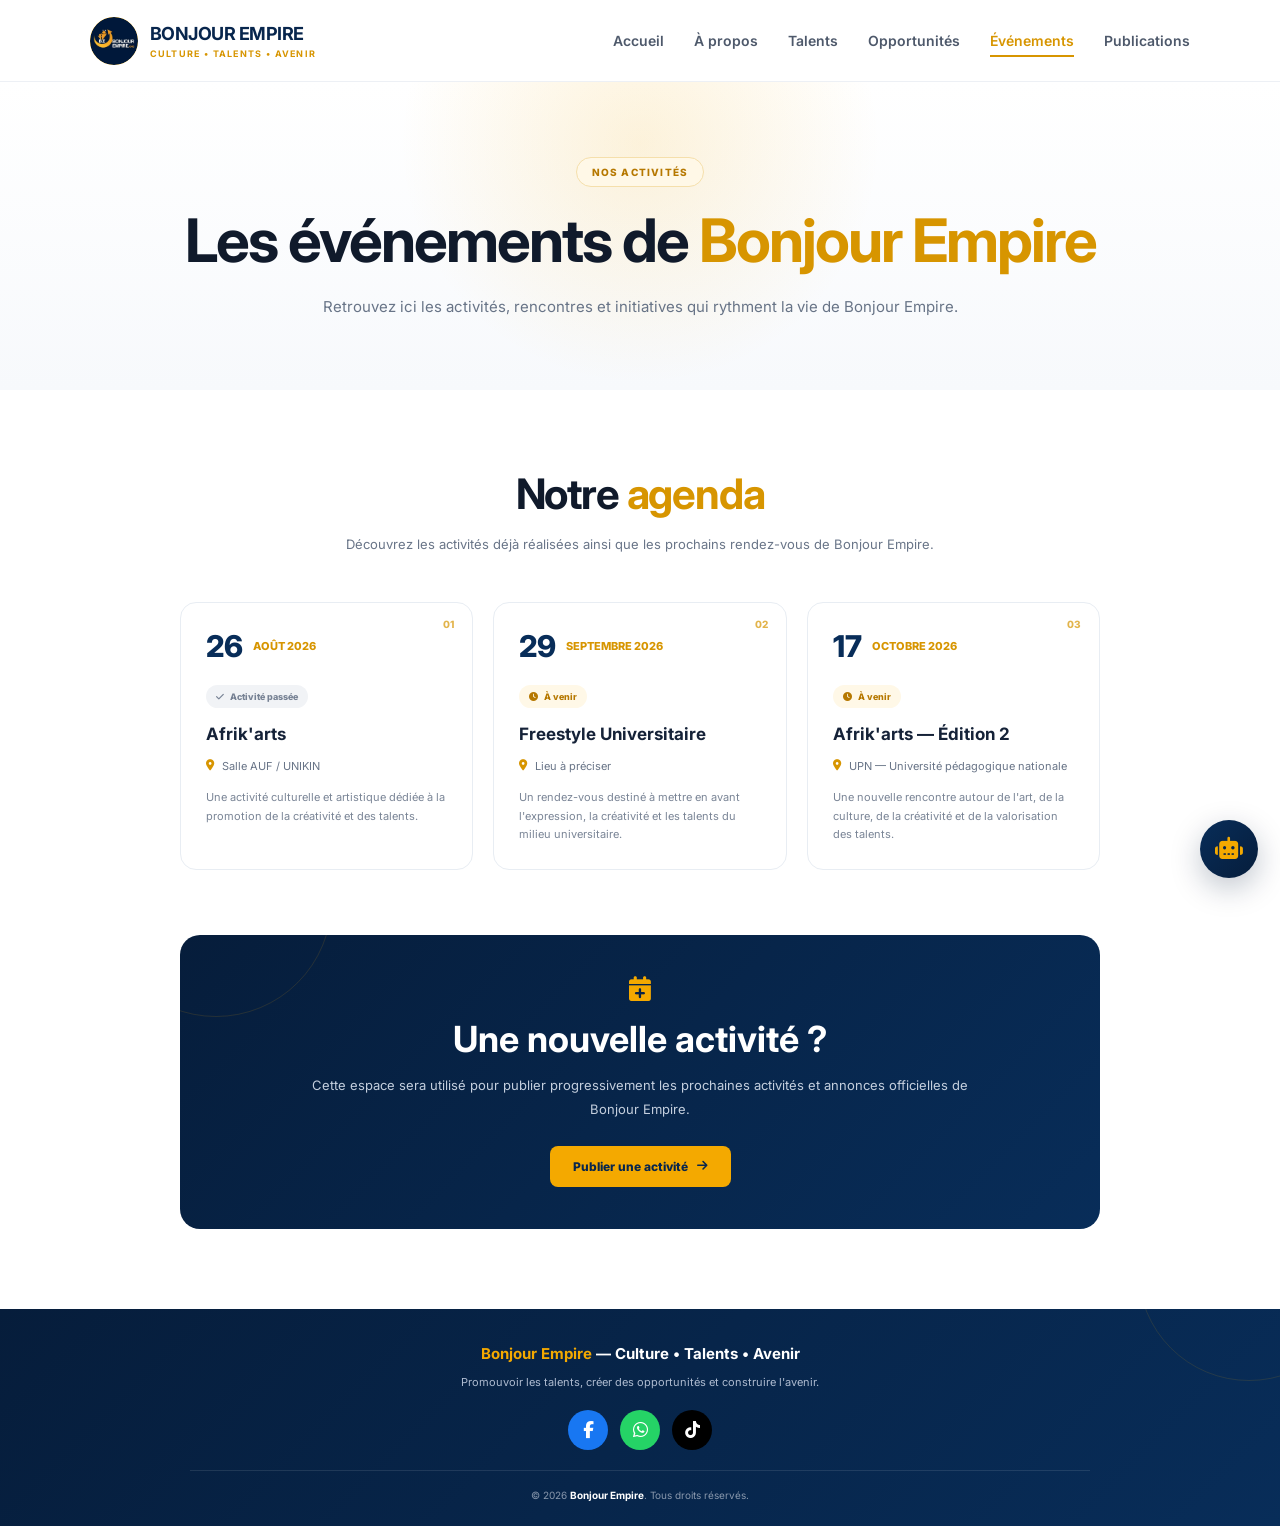
<file: evenements.html>
<!DOCTYPE html>
<html lang="fr">

<head>

<meta charset="UTF-8">

<meta
    name="viewport"
    content="width=device-width, initial-scale=1.0"
>

<meta
    name="description"
    content="Événements Bonjour Empire — Découvrez nos activités culturelles, artistiques et initiatives pour la jeunesse."
>

<title>Bonjour Empire — Événements</title>


<!-- POLICE -->

<link
    rel="preconnect"
    href="https://fonts.googleapis.com"
>

<link
    rel="preconnect"
    href="https://fonts.gstatic.com"
    crossorigin
>

<link
    href="https://fonts.googleapis.com/css2?family=Inter:wght@400;500;600;700;800&display=swap"
    rel="stylesheet"
>


<!-- ICONES -->

<link
    rel="stylesheet"
    href="https://cdnjs.cloudflare.com/ajax/libs/font-awesome/6.5.2/css/all.min.css"
>


<style>

/* ==============================
   RESET
============================== */

* {

    margin: 0;

    padding: 0;

    box-sizing: border-box;

}


html {

    scroll-behavior: smooth;

}


body {

    font-family:
        "Inter",
        Arial,
        sans-serif;

    color: #172033;

    background: #ffffff;

    min-height: 100vh;

}


/* ==============================
   HEADER
============================== */

header {

    width: 100%;

    height: 82px;

    display: flex;

    align-items: center;

    justify-content: space-between;

    padding: 0 7%;

    background: #ffffff;

    border-bottom:
        1px solid #edf0f5;

    position: relative;

    z-index: 1000;

}


/* ==============================
   LOGO
============================== */

.logo {

    display: flex;

    align-items: center;

    gap: 12px;

    text-decoration: none;

}


.logo-icon {

    width: 48px;

    height: 48px;

    border-radius: 50%;

    display: flex;

    align-items: center;

    justify-content: center;

    background:
        linear-gradient(
            135deg,
            #f4a900,
            #ffc94f
        );

    overflow: hidden;

}


.logo-icon img {

    width: 100%;

    height: 100%;

    object-fit: cover;

    border-radius: 50%;

}


.logo-text strong {

    display: block;

    font-size: 18px;

    color: #08264d;

    letter-spacing: -0.5px;

}


.logo-text span {

    display: block;

    font-size: 9px;

    color: #d79500;

    font-weight: 700;

    letter-spacing: 1.3px;

    margin-top: 4px;

}


/* ==============================
   NAVIGATION
============================== */

nav {

    display: flex;

    align-items: center;

    gap: 30px;

}


nav a {

    position: relative;

    color: #4e596b;

    text-decoration: none;

    font-size: 14px;

    font-weight: 600;

    transition: 0.25s;

}


nav a:hover {

    color: #d79500;

}


nav a.active {

    color: #d79500;

}


nav a.active::after {

    content: "";

    position: absolute;

    left: 0;

    bottom: -8px;

    width: 100%;

    height: 2px;

    background: #d79500;

}


/* ==============================
   MENU MOBILE
============================== */

.menu-button {

    display: none;

    border: none;

    background: transparent;

    font-size: 23px;

    color: #08264d;

    cursor: pointer;

}


/* ==============================
   EN-TÊTE ÉVÉNEMENTS
============================== */

.page-header {

    padding:
        75px 20px 70px;

    text-align: center;

    position: relative;

    overflow: hidden;

    background:

        radial-gradient(
            circle at 50% 20%,
            rgba(244,169,0,0.14),
            transparent 35%
        ),

        linear-gradient(
            180deg,
            #ffffff,
            #f7f9fc
        );

}


.page-label {

    display: inline-block;

    padding:
        8px 15px;

    border-radius: 50px;

    background: #fff8e7;

    color: #b67800;

    border:
        1px solid #f5dfab;

    font-size: 10px;

    font-weight: 800;

    letter-spacing: 1.2px;

    margin-bottom: 20px;

}


.page-header h1 {

    color: #101a2b;

    font-size:
        clamp(38px, 5vw, 60px);

    line-height: 1.1;

    letter-spacing: -2px;

    margin-bottom: 20px;

}


.page-header h1 span {

    color: #d79500;

}


.page-header p {

    max-width: 720px;

    margin: auto;

    color: #687487;

    font-size: 15px;

    line-height: 1.8;

}


/* ==============================
   SECTION ÉVÉNEMENTS
============================== */

.events-section {

    max-width: 1100px;

    margin: auto;

    padding:
        80px 7%;

}


.section-heading {

    text-align: center;

    max-width: 700px;

    margin:
        0 auto 45px;

}


.section-heading h2 {

    color: #101a2b;

    font-size:
        clamp(28px, 4vw, 42px);

    line-height: 1.15;

    letter-spacing: -1.2px;

    margin-bottom: 15px;

}


.section-heading h2 span {

    color: #d79500;

}


.section-heading p {

    color: #697588;

    font-size: 13px;

    line-height: 1.8;

}


/* ==============================
   CARTES ÉVÉNEMENTS
============================== */

.events-grid {

    display: grid;

    grid-template-columns:
        repeat(3, 1fr);

    gap: 20px;

}


.event-card {

    background: #ffffff;

    border:
        1px solid #e8edf3;

    border-radius: 16px;

    padding: 25px;

    position: relative;

    overflow: hidden;

    transition: 0.3s;

}


.event-card:hover {

    transform:
        translateY(-6px);

    box-shadow:
        0 18px 40px
        rgba(20,35,60,0.08);

    border-color: #f0d48d;

}


/* DATE */

.event-date {

    display: flex;

    align-items: center;

    gap: 10px;

    margin-bottom: 20px;

}


.event-day {

    font-size: 30px;

    font-weight: 800;

    color: #082d59;

}


.event-month {

    color: #d79500;

    font-size: 11px;

    font-weight: 800;

    text-transform: uppercase;

}


/* STATUT */

.event-status {

    display: inline-flex;

    align-items: center;

    gap: 6px;

    padding:
        6px 10px;

    border-radius: 50px;

    font-size: 9px;

    font-weight: 800;

    margin-bottom: 15px;

}


.status-past {

    background: #f1f3f6;

    color: #778294;

}


.status-coming {

    background: #fff8e7;

    color: #b67800;

}


.event-card h3 {

    color: #152238;

    font-size: 17px;

    line-height: 1.4;

    margin-bottom: 12px;

}


.event-location {

    display: flex;

    align-items: flex-start;

    gap: 8px;

    color: #687487;

    font-size: 11px;

    line-height: 1.6;

    margin-bottom: 12px;

}


.event-location i {

    color: #d79500;

    margin-top: 2px;

}


.event-description {

    color: #7a8596;

    font-size: 11px;

    line-height: 1.7;

}


.event-number {

    position: absolute;

    top: 15px;

    right: 18px;

    color: #d79500;

    font-size: 10px;

    font-weight: 800;

    opacity: 0.7;

}
  /* ==============================
   BLOC PUBLICATION
============================== */

.publish-section {

    margin-top: 65px;

    padding:
        42px 30px;

    border-radius: 20px;

    background:
        linear-gradient(
            135deg,
            #061d3b,
            #082d59
        );

    text-align: center;

    position: relative;

    overflow: hidden;

}


.publish-section::before {

    content: "";

    position: absolute;

    width: 230px;

    height: 230px;

    border-radius: 50%;

    border:
        1px solid
        rgba(244,169,0,0.13);

    top: -150px;

    left: -80px;

}


.publish-content {

    position: relative;

    z-index: 2;

}


.publish-content > i {

    color: #f4a900;

    font-size: 25px;

    margin-bottom: 15px;

}


.publish-content h2 {

    color: #ffffff;

    font-size:
        clamp(25px, 4vw, 36px);

    margin-bottom: 13px;

}


.publish-content p {

    max-width: 700px;

    margin:
        0 auto 25px;

    color: #c4cfde;

    font-size: 13px;

    line-height: 1.8;

}


/* ==============================
   BOUTON PUBLICATION
============================== */

.publish-button {

    display: inline-flex;

    align-items: center;

    justify-content: center;

    gap: 9px;

    padding:
        13px 23px;

    background: #f4a900;

    color: #08264d;

    border-radius: 8px;

    text-decoration: none;

    font-size: 12px;

    font-weight: 800;

    transition: 0.3s;

}


.publish-button:hover {

    background: #ffc94f;

    transform:
        translateY(-3px);

}


/* ==============================
   FOOTER
============================== */

.events-footer {

    background:
        linear-gradient(
            135deg,
            #061d3b,
            #082d59
        );

    color: #ffffff;

    padding:
        35px 7% 25px;

    text-align: center;

    position: relative;

    overflow: hidden;

}


.events-footer::before {

    content: "";

    position: absolute;

    width: 220px;

    height: 220px;

    border-radius: 50%;

    border:
        1px solid
        rgba(244,169,0,0.12);

    top: -150px;

    right: -80px;

}


.footer-content {

    position: relative;

    z-index: 2;

    max-width: 900px;

    margin: auto;

}


.footer-title {

    font-size: 15px;

    font-weight: 700;

    margin-bottom: 10px;

}


.footer-title span {

    color: #f4a900;

}


.footer-text {

    color: #aebbd0;

    font-size: 11px;

    line-height: 1.7;

    margin-bottom: 18px;

}


/* ==============================
   RÉSEAUX SOCIAUX
============================== */

.footer-social {

    display: flex;

    justify-content: center;

    gap: 12px;

    margin-bottom: 20px;

}


.footer-social a {

    width: 40px;

    height: 40px;

    border-radius: 50%;

    display: flex;

    align-items: center;

    justify-content: center;

    color: #ffffff;

    text-decoration: none;

    font-size: 17px;

    transition: 0.3s;

}


.footer-facebook {

    background: #1877f2;

}


.footer-whatsapp {

    background: #25d366;

}


.footer-tiktok {

    background: #000000;

}


.footer-social a:hover {

    transform:
        translateY(-4px);

}


.footer-copyright {

    padding-top: 18px;

    border-top:
        1px solid
        rgba(255,255,255,0.10);

    color: #8998ad;

    font-size: 10px;

}


.footer-copyright strong {

    color: #ffffff;

}


/* ==============================
   RESPONSIVE
============================== */

@media (max-width: 850px) {

    header {

        padding: 0 5%;

    }


    nav {

        display: none;

        position: absolute;

        top: 82px;

        left: 0;

        width: 100%;

        padding:
            20px 5%;

        background: #ffffff;

        border-bottom:
            1px solid #edf0f5;

        box-shadow:
            0 10px 25px
            rgba(0,0,0,0.06);

        flex-direction: column;

        align-items: flex-start;

        gap: 20px;

    }


    nav.active {

        display: flex;

    }


    .menu-button {

        display: block;

    }


    .events-grid {

        grid-template-columns:
            repeat(2, 1fr);

    }

}


@media (max-width: 480px) {

    .page-header {

        padding:
            60px 18px;

    }


    .events-section {

        padding:
            60px 18px;

    }


    .events-grid {

        grid-template-columns: 1fr;

    }


    .publish-section {

        padding:
            35px 20px;

    }

}
    /* ==========================================
   BONJOUR EMPIRE — ASSISTANT IA
========================================== */

#bonjour-ia-button {

    position: fixed;

    right: 22px;

    bottom: 22px;

    width: 58px;

    height: 58px;

    border: none;

    border-radius: 50%;

    background:
        linear-gradient(
            135deg,
            #082d59,
            #061d3b
        );

    color: #f4a900;

    font-size: 22px;

    cursor: pointer;

    z-index: 9999;

    box-shadow:
        0 10px 30px
        rgba(6,29,59,0.25);

    transition: 0.3s;

}


#bonjour-ia-button:hover {

    transform:
        translateY(-4px)
        scale(1.04);

    box-shadow:
        0 15px 35px
        rgba(6,29,59,0.32);

}


/* ==========================================
   FENÊTRE
========================================== */

#bonjour-ia-window {

    position: fixed;

    right: 22px;

    bottom: 92px;

    width: 350px;

    max-width:
        calc(100vw - 30px);

    height: 500px;

    background: #ffffff;

    border-radius: 18px;

    overflow: hidden;

    box-shadow:
        0 20px 60px
        rgba(6,29,59,0.20);

    border:
        1px solid #e8edf3;

    z-index: 9998;

    display: flex;

    flex-direction: column;

    opacity: 0;

    visibility: hidden;

    transform:
        translateY(15px)
        scale(0.96);

    transition:
        0.25s ease;

}


#bonjour-ia-window.ia-open {

    opacity: 1;

    visibility: visible;

    transform:
        translateY(0)
        scale(1);

}


/* ==========================================
   EN-TÊTE IA
========================================== */

.ia-header {

    padding:
        16px;

    background:
        linear-gradient(
            135deg,
            #061d3b,
            #082d59
        );

    display: flex;

    align-items: center;

    justify-content: space-between;

    color: #ffffff;

}


.ia-identite {

    display: flex;

    align-items: center;

    gap: 10px;

}


.ia-logo {

    width: 40px;

    height: 40px;

    border-radius: 50%;

    display: flex;

    align-items: center;

    justify-content: center;

    background: #f4a900;

    color: #08264d;

}


.ia-identite strong {

    display: block;

    font-size: 13px;

}


.ia-identite span {

    display: block;

    margin-top: 3px;

    color: #b9c6d8;

    font-size: 9px;

}


#ia-close {

    border: none;

    background: transparent;

    color: #ffffff;

    font-size: 18px;

    cursor: pointer;

}


/* ==========================================
   MESSAGES
========================================== */

.ia-messages {

    flex: 1;

    padding: 18px;

    overflow-y: auto;

    background: #f7f9fc;

}


.ia-message {

    max-width: 90%;

    padding:
        12px 14px;

    border-radius: 12px;

    font-size: 11px;

    line-height: 1.7;

}


.ia-bot {

    background: #ffffff;

    color: #566274;

    border:
        1px solid #e7ebf1;

    box-shadow:
        0 4px 12px
        rgba(20,35,60,0.04);

}


/* ==========================================
   SUGGESTIONS
========================================== */

.ia-suggestions {

    padding:
        10px 14px;

    display: flex;

    flex-wrap: wrap;

    gap: 7px;

    background: #ffffff;

    border-top:
        1px solid #edf0f4;

}


.ia-suggestions button {

    border:
        1px solid #dce3eb;

    background: #ffffff;

    color: #082d59;

    border-radius: 20px;

    padding:
        7px 10px;

    font-size: 9px;

    cursor: pointer;

    transition: 0.2s;

}


.ia-suggestions button:hover {

    background: #fff8e7;

    border-color: #f0d48d;

    color: #b67800;

}


/* ==========================================
   CHAMP DE SAISIE
========================================== */

.ia-input {

    display: flex;

    gap: 8px;

    padding:
        12px;

    background: #ffffff;

    border-top:
        1px solid #edf0f4;

}


#ia-question {

    flex: 1;

    border:
        1px solid #dce2ea;

    border-radius: 8px;

    padding:
        10px 12px;

    outline: none;

    font-family: inherit;

    font-size: 10px;

}


#ia-question:focus {

    border-color: #d79500;

}


#ia-send {

    width: 38px;

    border: none;

    border-radius: 8px;

    background: #082d59;

    color: #ffffff;

    cursor: pointer;

}


#ia-send:hover {

    background: #d79500;

}


/* ==========================================
   MOBILE
========================================== */

@media (max-width: 480px) {

    #bonjour-ia-button {

        right: 15px;

        bottom: 15px;

        width: 52px;

        height: 52px;

    }


    #bonjour-ia-window {

        right: 15px;

        bottom: 78px;

        width:
            calc(100vw - 30px);

        height: 470px;

    }

}

</style>

</head>


<body>


<!-- ==============================
     HEADER
============================== -->

<header>


    <a
        href="index.html"
        class="logo"
    >

        <div class="logo-icon">

            <img
                src="logo.png"
                alt="Logo Bonjour Empire"
            >

        </div>


        <div class="logo-text">

            <strong>
                BONJOUR EMPIRE
            </strong>

            <span>
                CULTURE • TALENTS • AVENIR
            </span>

        </div>

    </a>


    <nav id="navigation">


        <a href="index.html">
            Accueil
        </a>


        <a href="apropos.html">
            À propos
        </a>


        <a href="talents.html">
            Talents
        </a>


        <a href="opportunites.html">
            Opportunités
        </a>


        <a
            href="evenements.html"
            class="active"
        >
            Événements
        </a>
<a href="publications.html">
    Publications
</a>

    </nav>


    <button
        class="menu-button"
        id="menuButton"
        type="button"
        aria-label="Ouvrir le menu"
    >

        <i class="fa-solid fa-bars"></i>

    </button>

</header>



<!-- ==============================
     CONTENU
============================== -->

<main>


    <!-- EN-TÊTE -->

    <section class="page-header">


        <div class="page-label">

            NOS ACTIVITÉS

        </div>


        <h1>

            Les événements de
            <span>Bonjour Empire</span>

        </h1>


        <p>

            Retrouvez ici les activités, rencontres
            et initiatives qui rythment la vie de
            Bonjour Empire.

        </p>


    </section>



    <!-- ÉVÉNEMENTS -->

    <section class="events-section">


        <div class="section-heading">


            <h2>

                Notre
                <span>agenda</span>

            </h2>


            <p>

                Découvrez les activités déjà réalisées
                ainsi que les prochains rendez-vous
                de Bonjour Empire.

            </p>


        </div>



        <div class="events-grid">


            <!-- ==============================
                 ÉVÉNEMENT 01
            ============================== -->

            <div class="event-card">


                <div class="event-number">
                    01
                </div>


                <div class="event-date">

                    <div class="event-day">
                        26
                    </div>

                    <div class="event-month">
                        Août 2026
                    </div>

                </div>


                <div class="event-status status-past">

                    <i
                        class="fa-solid fa-check"
                    ></i>

                    Activité passée

                </div>


                <h3>

                    Afrik'arts

                </h3>


                <div class="event-location">

                    <i
                        class="fa-solid fa-location-dot"
                    ></i>

                    <span>
                        Salle AUF / UNIKIN
                    </span>

                </div>


                <p class="event-description">

                    Une activité culturelle et artistique
                    dédiée à la promotion de la créativité
                    et des talents.

                </p>


            </div>



            <!-- ==============================
                 ÉVÉNEMENT 02
            ============================== -->

            <div class="event-card">


                <div class="event-number">
                    02
                </div>


                <div class="event-date">

                    <div class="event-day">
                        29
                    </div>

                    <div class="event-month">
                        Septembre 2026
                    </div>

                </div>


                <div class="event-status status-coming">

                    <i
                        class="fa-solid fa-clock"
                    ></i>

                    À venir

                </div>


                <h3>

                    Freestyle Universitaire

                </h3>


                <div class="event-location">

                    <i
                        class="fa-solid fa-location-dot"
                    ></i>

                    <span>
                        Lieu à préciser
                    </span>

                </div>


                <p class="event-description">

                    Un rendez-vous destiné à mettre
                    en avant l'expression, la créativité
                    et les talents du milieu universitaire.

                </p>


            </div>



            <!-- ==============================
                 ÉVÉNEMENT 03
            ============================== -->

            <div class="event-card">


                <div class="event-number">
                    03
                </div>


                <div class="event-date">

                    <div class="event-day">
                        17
                    </div>

                    <div class="event-month">
                        Octobre 2026
                    </div>

                </div>


                <div class="event-status status-coming">

                    <i
                        class="fa-solid fa-clock"
                    ></i>

                    À venir

                </div>


                <h3>

                    Afrik'arts — Édition 2

                </h3>


                <div class="event-location">

                    <i
                        class="fa-solid fa-location-dot"
                    ></i>

                    <span>
                        UPN — Université pédagogique nationale
                    </span>

                </div>


                <p class="event-description">

                    Une nouvelle rencontre autour de l'art,
                    de la culture, de la créativité et de
                    la valorisation des talents.

                </p>


            </div>


        </div>



        <!-- ==============================
             PUBLICATION
        ============================== -->

        <div class="publish-section">


            <div class="publish-content">


                <i
                    class="fa-solid fa-calendar-plus"
                ></i>


                <h2>

                    Une nouvelle activité ?

                </h2>


                <p>

                    Cette espace sera utilisé pour publier
                    progressivement les prochaines activités
                    et annonces officielles de Bonjour Empire.

                </p>


                <a
                    href="mailto:bonjourempire866@gmail.com?subject=Publication%20d'une%20activité"
                    class="publish-button"
                >

                    Publier une activité

                    <i
                        class="fa-solid fa-arrow-right"
                    ></i>

                </a>


            </div>

        </div>


    </section>

</main>



<!-- ==============================
     FOOTER
============================== -->

<footer class="events-footer">


    <div class="footer-content">


        <div class="footer-title">

            <span>Bonjour Empire</span>

            — Culture • Talents • Avenir

        </div>


        <p class="footer-text">

            Promouvoir les talents, créer des opportunités
            et construire l'avenir.

        </p>



        <div class="footer-social">


            <!-- FACEBOOK -->

            <a
                href="https://www.facebook.com/share/18iGoTPnW8/"
                target="_blank"
                rel="noopener noreferrer"
                class="footer-facebook"
                aria-label="Facebook"
            >

                <i
                    class="fa-brands fa-facebook-f"
                ></i>

            </a>



            <!-- WHATSAPP -->

            <a
                href="https://whatsapp.com/channel/0029VbDihXjGufJ1riPOAU2K"
                target="_blank"
                rel="noopener noreferrer"
                class="footer-whatsapp"
                aria-label="WhatsApp"
            >

                <i
                    class="fa-brands fa-whatsapp"
                ></i>

            </a>



            <!-- TIKTOK -->

            <a
                href="https://www.tiktok.com/@bonjour.empire"
                target="_blank"
                rel="noopener noreferrer"
                class="footer-tiktok"
                aria-label="TikTok"
            >

                <i
                    class="fa-brands fa-tiktok"
                ></i>

            </a>


        </div>



        <div class="footer-copyright">

            © 2026
            <strong>Bonjour Empire</strong>.
            Tous droits réservés.

        </div>


    </div>

</footer>



<!-- ==============================
     JAVASCRIPT
============================== -->

<script>

const menuButton =
    document.getElementById("menuButton");

const navigation =
    document.getElementById("navigation");


menuButton.addEventListener(
    "click",
    function () {

        navigation.classList.toggle("active");

    }
);


const navigationLinks =
    document.querySelectorAll(
        "#navigation a"
    );


navigationLinks.forEach(
    function (link) {

        link.addEventListener(
            "click",
            function () {

                navigation.classList.remove(
                    "active"
                );

            }
        );

    }
);

</script>

<script src="ia/assistant.js"></script>
</body>

</html>
</file>
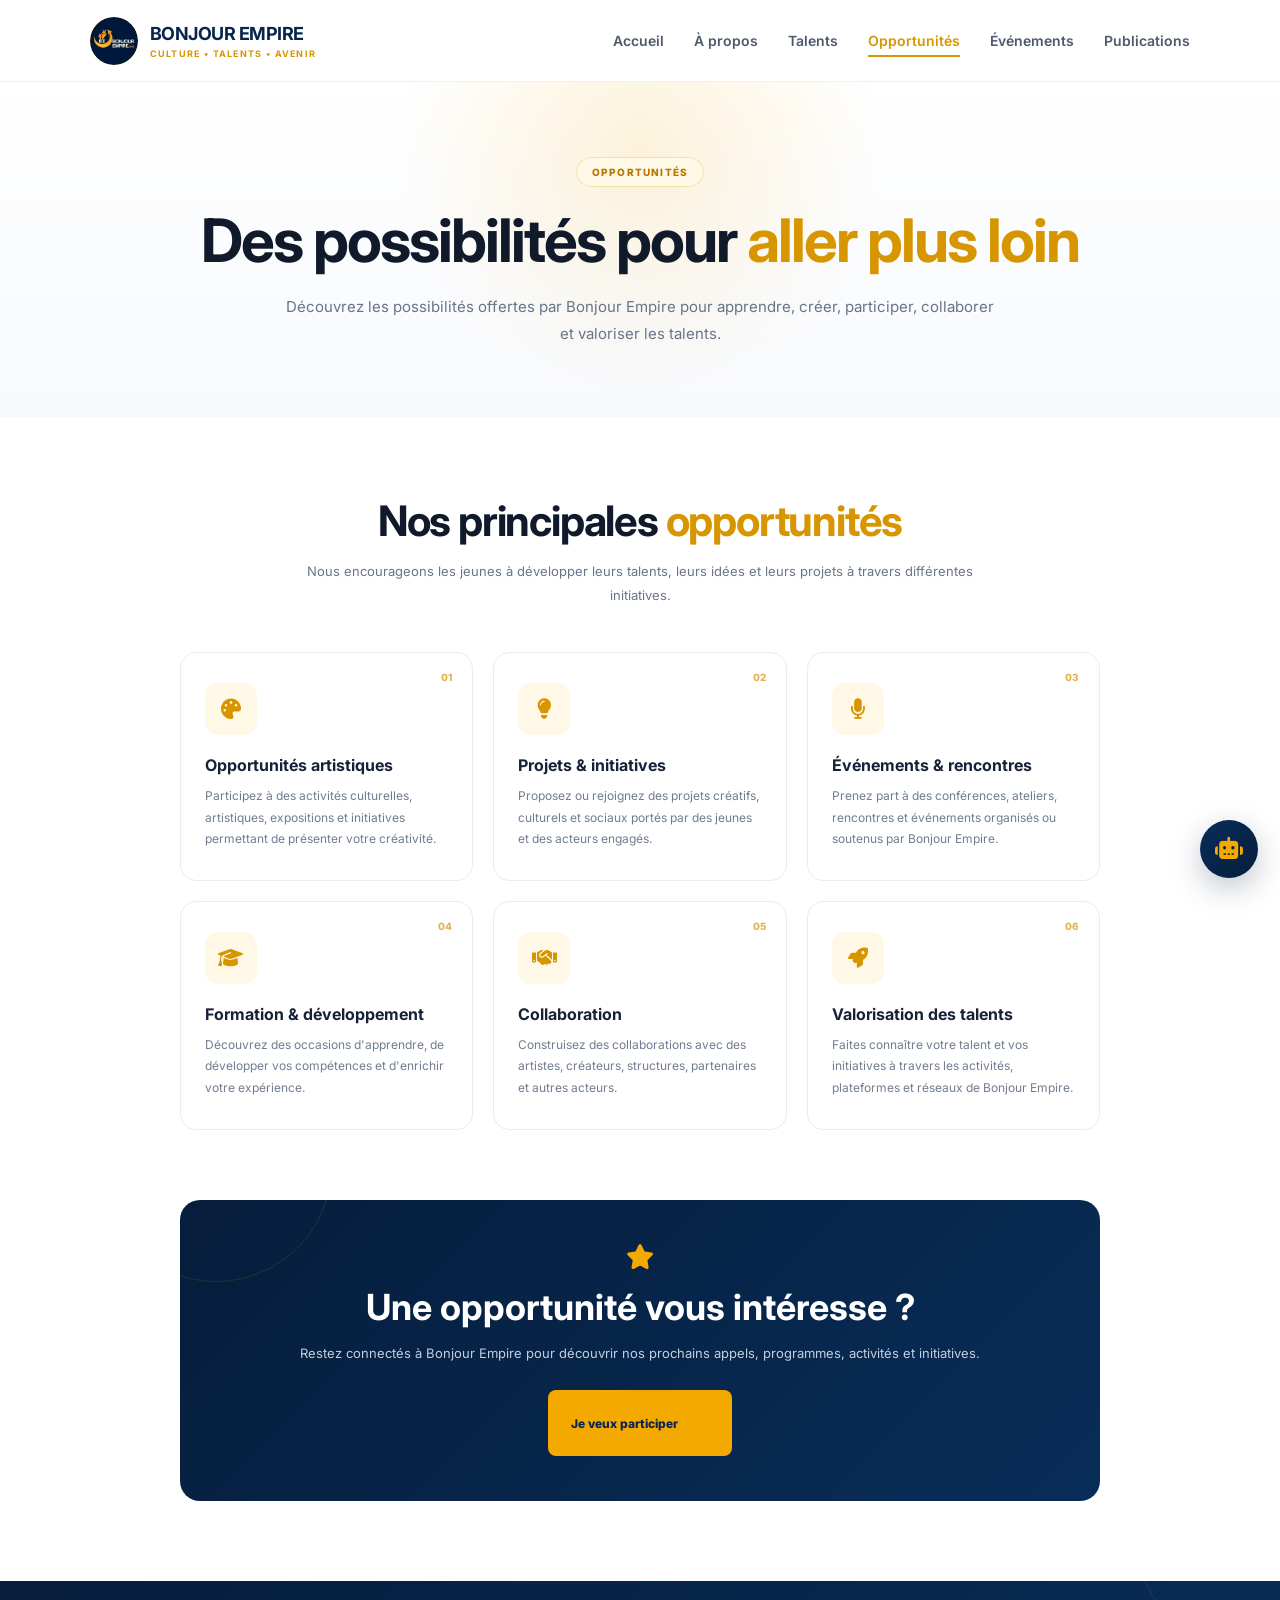
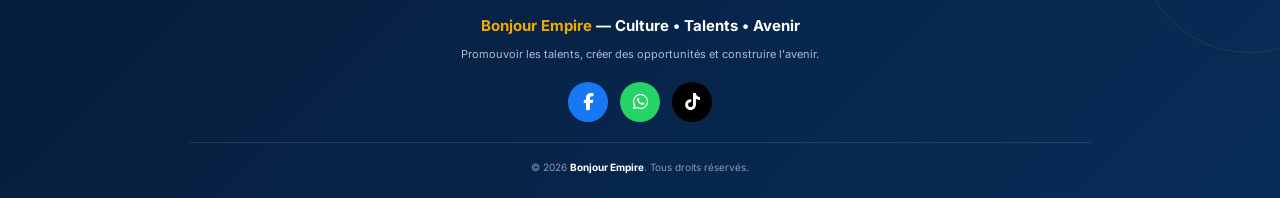
<file: opportunites.html>
<!DOCTYPE html>
<html lang="fr">

<head>

<meta charset="UTF-8">

<meta
    name="viewport"
    content="width=device-width, initial-scale=1.0"
>

<meta
    name="description"
    content="Opportunités Bonjour Empire — Formation, collaboration, projets, événements et valorisation des talents."
>

<title>Bonjour Empire — Opportunités</title>


<!-- POLICE -->

<link
    rel="preconnect"
    href="https://fonts.googleapis.com"
>

<link
    rel="preconnect"
    href="https://fonts.googleapis.com"
    crossorigin
>

<link
    href="https://fonts.googleapis.com/css2?family=Inter:wght@400;500;600;700;800&display=swap"
    rel="stylesheet"
>


<!-- ICONES -->

<link
    rel="stylesheet"
    href="https://cdnjs.cloudflare.com/ajax/libs/font-awesome/6.5.2/css/all.min.css"
>


<style>

/* ==============================
   RESET
============================== */

* {

    margin: 0;

    padding: 0;

    box-sizing: border-box;

}


html {

    scroll-behavior: smooth;

}


body {

    font-family:
        "Inter",
        Arial,
        sans-serif;

    color: #172033;

    background: #ffffff;

    min-height: 100vh;

}


/* ==============================
   HEADER
============================== */

header {

    width: 100%;

    height: 82px;

    display: flex;

    align-items: center;

    justify-content: space-between;

    padding: 0 7%;

    background: #ffffff;

    border-bottom:
        1px solid #edf0f5;

    position: relative;

    z-index: 1000;

}


/* ==============================
   LOGO
============================== */

.logo {

    display: flex;

    align-items: center;

    gap: 12px;

    text-decoration: none;

}


.logo-icon {

    width: 48px;

    height: 48px;

    border-radius: 50%;

    display: flex;

    align-items: center;

    justify-content: center;

    background:
        linear-gradient(
            135deg,
            #f4a900,
            #ffc94f
        );

    overflow: hidden;

}


.logo-icon img {

    width: 100%;

    height: 100%;

    object-fit: cover;

    border-radius: 50%;

}


.logo-text strong {

    display: block;

    font-size: 18px;

    color: #08264d;

    letter-spacing: -0.5px;

}


.logo-text span {

    display: block;

    font-size: 9px;

    color: #d79500;

    font-weight: 700;

    letter-spacing: 1.3px;

    margin-top: 4px;

}


/* ==============================
   NAVIGATION
============================== */

nav {

    display: flex;

    align-items: center;

    gap: 30px;

}


nav a {

    position: relative;

    color: #4e596b;

    text-decoration: none;

    font-size: 14px;

    font-weight: 600;

    transition: 0.25s;

}


nav a:hover {

    color: #d79500;

}


nav a.active {

    color: #d79500;

}


nav a.active::after {

    content: "";

    position: absolute;

    left: 0;

    bottom: -8px;

    width: 100%;

    height: 2px;

    background: #d79500;

}


/* ==============================
   MENU MOBILE
============================== */

.menu-button {

    display: none;

    border: none;

    background: transparent;

    font-size: 23px;

    color: #08264d;

    cursor: pointer;

}


/* ==============================
   EN-TÊTE DE PAGE
============================== */

.page-header {

    padding:
        75px 20px 70px;

    text-align: center;

    position: relative;

    overflow: hidden;

    background:

        radial-gradient(
            circle at 50% 20%,
            rgba(244,169,0,0.14),
            transparent 35%
        ),

        linear-gradient(
            180deg,
            #ffffff,
            #f7f9fc
        );

}


.page-label {

    display: inline-block;

    padding:
        8px 15px;

    border-radius: 50px;

    background: #fff8e7;

    color: #b67800;

    border:
        1px solid #f5dfab;

    font-size: 10px;

    font-weight: 800;

    letter-spacing: 1.2px;

    margin-bottom: 20px;

}


.page-header h1 {

    color: #101a2b;

    font-size:
        clamp(38px, 5vw, 60px);

    line-height: 1.1;

    letter-spacing: -2px;

    margin-bottom: 20px;

}


.page-header h1 span {

    color: #d79500;

}


.page-header p {

    max-width: 720px;

    margin: auto;

    color: #687487;

    font-size: 15px;

    line-height: 1.8;

}


/* ==============================
   SECTION OPPORTUNITÉS
============================== */

.opportunities-section {

    max-width: 1100px;

    margin: auto;

    padding:
        80px 7%;

}


.section-heading {

    text-align: center;

    max-width: 700px;

    margin:
        0 auto 45px;

}


.section-heading h2 {

    color: #101a2b;

    font-size:
        clamp(28px, 4vw, 42px);

    line-height: 1.15;

    letter-spacing: -1.2px;

    margin-bottom: 15px;

}


.section-heading h2 span {

    color: #d79500;

}


.section-heading p {

    color: #697588;

    font-size: 13px;

    line-height: 1.8;

}


/* ==============================
   CARTES
============================== */

.opportunity-grid {

    display: grid;

    grid-template-columns:
        repeat(3, 1fr);

    gap: 20px;

}


.opportunity-card {

    padding:
        30px 24px;

    background: #ffffff;

    border:
        1px solid #e8edf3;

    border-radius: 16px;

    transition: 0.3s;

    position: relative;

    overflow: hidden;

}


.opportunity-card:hover {

    transform:
        translateY(-6px);

    border-color: #f0d48d;

    box-shadow:
        0 18px 40px
        rgba(20,35,60,0.08);

}


.opportunity-icon {

    width: 52px;

    height: 52px;

    display: flex;

    align-items: center;

    justify-content: center;

    border-radius: 13px;

    background: #fff8e7;

    color: #d79500;

    font-size: 20px;

    margin-bottom: 20px;

}


.opportunity-card h3 {

    color: #152238;

    font-size: 16px;

    margin-bottom: 10px;

}


.opportunity-card p {

    color: #707d90;

    font-size: 12px;

    line-height: 1.8;

}


/* ==============================
   NUMÉROS DES CARTES
============================== */

.opportunity-number {

    position: absolute;

    top: 18px;

    right: 20px;

    color: #d79500;

    font-size: 10px;

    font-weight: 800;

    opacity: 0.7;

}
  /* ==============================
   BLOC PARTICIPATION
============================== */

.participation {

    margin-top: 70px;

    padding:
        45px 35px;

    border-radius: 20px;

    background:
        linear-gradient(
            135deg,
            #061d3b,
            #082d59
        );

    text-align: center;

    position: relative;

    overflow: hidden;

}


.participation::before {

    content: "";

    position: absolute;

    width: 230px;

    height: 230px;

    border-radius: 50%;

    border:
        1px solid
        rgba(244,169,0,0.13);

    top: -150px;

    left: -80px;

}


.participation-content {

    position: relative;

    z-index: 2;

}


.participation i {

    color: #f4a900;

    font-size: 25px;

    margin-bottom: 15px;

}


.participation h2 {

    color: #ffffff;

    font-size:
        clamp(25px, 4vw, 36px);

    margin-bottom: 13px;

}


.participation p {

    max-width: 700px;

    margin:
        0 auto 25px;

    color: #c4cfde;

    font-size: 13px;

    line-height: 1.8;

}


/* ==============================
   BOUTON
============================== */

.participation-button {

    display: inline-flex;

    align-items: center;

    justify-content: center;

    gap: 9px;

    padding:
        13px 23px;

    background: #f4a900;

    color: #08264d;

    border-radius: 8px;

    text-decoration: none;

    font-size: 12px;

    font-weight: 800;

    transition: 0.3s;

}


.participation-button:hover {

    background: #ffc94f;

    transform:
        translateY(-3px);

}


/* ==============================
   FOOTER
============================== */

.opportunities-footer {

    background:
        linear-gradient(
            135deg,
            #061d3b,
            #082d59
        );

    color: #ffffff;

    padding:
        35px 7% 25px;

    text-align: center;

    position: relative;

    overflow: hidden;

}


.opportunities-footer::before {

    content: "";

    position: absolute;

    width: 220px;

    height: 220px;

    border-radius: 50%;

    border:
        1px solid
        rgba(244,169,0,0.12);

    top: -150px;

    right: -80px;

}


.footer-content {

    position: relative;

    z-index: 2;

    max-width: 900px;

    margin: auto;

}


.footer-title {

    font-size: 15px;

    font-weight: 700;

    margin-bottom: 10px;

}


.footer-title span {

    color: #f4a900;

}


.footer-text {

    color: #aebbd0;

    font-size: 11px;

    line-height: 1.7;

    margin-bottom: 18px;

}


/* ==============================
   RÉSEAUX SOCIAUX
============================== */

.footer-social {

    display: flex;

    justify-content: center;

    gap: 12px;

    margin-bottom: 20px;

}


.footer-social a {

    width: 40px;

    height: 40px;

    border-radius: 50%;

    display: flex;

    align-items: center;

    justify-content: center;

    color: #ffffff;

    text-decoration: none;

    font-size: 17px;

    transition: 0.3s;

}


.footer-facebook {

    background: #1877f2;

}


.footer-whatsapp {

    background: #25d366;

}


.footer-tiktok {

    background: #000000;

}


.footer-social a:hover {

    transform:
        translateY(-4px);

}


.footer-copyright {

    padding-top: 18px;

    border-top:
        1px solid
        rgba(255,255,255,0.10);

    color: #8998ad;

    font-size: 10px;

}


.footer-copyright strong {

    color: #ffffff;

}


/* ==============================
   RESPONSIVE
============================== */

@media (max-width: 850px) {

    header {

        padding: 0 5%;

    }


    nav {

        display: none;

        position: absolute;

        top: 82px;

        left: 0;

        width: 100%;

        padding:
            20px 5%;

        background: #ffffff;

        border-bottom:
            1px solid #edf0f5;

        box-shadow:
            0 10px 25px
            rgba(0,0,0,0.06);

        flex-direction: column;

        align-items: flex-start;

        gap: 20px;

    }


    nav.active {

        display: flex;

    }


    .menu-button {

        display: block;

    }


    .opportunity-grid {

        grid-template-columns:
            repeat(2, 1fr);

    }

}


@media (max-width: 480px) {

    .page-header {

        padding:
            60px 18px;

    }


    .opportunities-section {

        padding:
            60px 18px;

    }


    .opportunity-grid {

        grid-template-columns: 1fr;

    }


    .participation {

        padding:
            35px 20px;

    }

}
/* ==========================================
   BONJOUR EMPIRE — ASSISTANT IA
========================================== */

#bonjour-ia-button {

    position: fixed;

    right: 22px;

    bottom: 22px;

    width: 58px;

    height: 58px;

    border: none;

    border-radius: 50%;

    background:
        linear-gradient(
            135deg,
            #082d59,
            #061d3b
        );

    color: #f4a900;

    font-size: 22px;

    cursor: pointer;

    z-index: 9999;

    box-shadow:
        0 10px 30px
        rgba(6,29,59,0.25);

    transition: 0.3s;

}


#bonjour-ia-button:hover {

    transform:
        translateY(-4px)
        scale(1.04);

    box-shadow:
        0 15px 35px
        rgba(6,29,59,0.32);

}


/* ==========================================
   FENÊTRE
========================================== */

#bonjour-ia-window {

    position: fixed;

    right: 22px;

    bottom: 92px;

    width: 350px;

    max-width:
        calc(100vw - 30px);

    height: 500px;

    background: #ffffff;

    border-radius: 18px;

    overflow: hidden;

    box-shadow:
        0 20px 60px
        rgba(6,29,59,0.20);

    border:
        1px solid #e8edf3;

    z-index: 9998;

    display: flex;

    flex-direction: column;

    opacity: 0;

    visibility: hidden;

    transform:
        translateY(15px)
        scale(0.96);

    transition:
        0.25s ease;

}


#bonjour-ia-window.ia-open {

    opacity: 1;

    visibility: visible;

    transform:
        translateY(0)
        scale(1);

}


/* ==========================================
   EN-TÊTE IA
========================================== */

.ia-header {

    padding:
        16px;

    background:
        linear-gradient(
            135deg,
            #061d3b,
            #082d59
        );

    display: flex;

    align-items: center;

    justify-content: space-between;

    color: #ffffff;

}


.ia-identite {

    display: flex;

    align-items: center;

    gap: 10px;

}


.ia-logo {

    width: 40px;

    height: 40px;

    border-radius: 50%;

    display: flex;

    align-items: center;

    justify-content: center;

    background: #f4a900;

    color: #08264d;

}


.ia-identite strong {

    display: block;

    font-size: 13px;

}


.ia-identite span {

    display: block;

    margin-top: 3px;

    color: #b9c6d8;

    font-size: 9px;

}


#ia-close {

    border: none;

    background: transparent;

    color: #ffffff;

    font-size: 18px;

    cursor: pointer;

}


/* ==========================================
   MESSAGES
========================================== */

.ia-messages {

    flex: 1;

    padding: 18px;

    overflow-y: auto;

    background: #f7f9fc;

}


.ia-message {

    max-width: 90%;

    padding:
        12px 14px;

    border-radius: 12px;

    font-size: 11px;

    line-height: 1.7;

}


.ia-bot {

    background: #ffffff;

    color: #566274;

    border:
        1px solid #e7ebf1;

    box-shadow:
        0 4px 12px
        rgba(20,35,60,0.04);

}


/* ==========================================
   SUGGESTIONS
========================================== */

.ia-suggestions {

    padding:
        10px 14px;

    display: flex;

    flex-wrap: wrap;

    gap: 7px;

    background: #ffffff;

    border-top:
        1px solid #edf0f4;

}


.ia-suggestions button {

    border:
        1px solid #dce3eb;

    background: #ffffff;

    color: #082d59;

    border-radius: 20px;

    padding:
        7px 10px;

    font-size: 9px;

    cursor: pointer;

    transition: 0.2s;

}


.ia-suggestions button:hover {

    background: #fff8e7;

    border-color: #f0d48d;

    color: #b67800;

}


/* ==========================================
   CHAMP DE SAISIE
========================================== */

.ia-input {

    display: flex;

    gap: 8px;

    padding:
        12px;

    background: #ffffff;

    border-top:
        1px solid #edf0f4;

}


#ia-question {

    flex: 1;

    border:
        1px solid #dce2ea;

    border-radius: 8px;

    padding:
        10px 12px;

    outline: none;

    font-family: inherit;

    font-size: 10px;

}


#ia-question:focus {

    border-color: #d79500;

}


#ia-send {

    width: 38px;

    border: none;

    border-radius: 8px;

    background: #082d59;

    color: #ffffff;

    cursor: pointer;

}


#ia-send:hover {

    background: #d79500;

}


/* ==========================================
   MOBILE
========================================== */

@media (max-width: 480px) {

    #bonjour-ia-button {

        right: 15px;

        bottom: 15px;

        width: 52px;

        height: 52px;

    }


    #bonjour-ia-window {

        right: 15px;

        bottom: 78px;

        width:
            calc(100vw - 30px);

        height: 470px;

    }

}
</style>

</head>


<body>


<!-- ==============================
     HEADER
============================== -->

<header>


    <a
        href="index.html"
        class="logo"
    >

        <div class="logo-icon">

            <img
                src="logo.png"
                alt="Logo Bonjour Empire"
            >

        </div>


        <div class="logo-text">

            <strong>
                BONJOUR EMPIRE
            </strong>

            <span>
                CULTURE • TALENTS • AVENIR
            </span>

        </div>

    </a>


    <nav id="navigation">


        <a href="index.html">
            Accueil
        </a>


        <a href="apropos.html">
            À propos
        </a>


        <a href="talents.html">
            Talents
        </a>


        <a
            href="opportunites.html"
            class="active"
        >
            Opportunités
        </a>


        <a href="evenements.html">
            Événements
        </a>

<a href="publications.html">
    Publications
</a>
    </nav>


    <button
        class="menu-button"
        id="menuButton"
        type="button"
        aria-label="Ouvrir le menu"
    >

        <i class="fa-solid fa-bars"></i>

    </button>

</header>



<!-- ==============================
     CONTENU
============================== -->

<main>


    <!-- EN-TÊTE -->

    <section class="page-header">


        <div class="page-label">

            OPPORTUNITÉS

        </div>


        <h1>

            Des possibilités pour
            <span>aller plus loin</span>

        </h1>


        <p>

            Découvrez les possibilités offertes par
            Bonjour Empire pour apprendre, créer,
            participer, collaborer et valoriser les talents.

        </p>


    </section>



    <!-- OPPORTUNITÉS -->

    <section class="opportunities-section">


        <div class="section-heading">


            <h2>

                Nos principales
                <span>opportunités</span>

            </h2>


            <p>

                Nous encourageons les jeunes à développer
                leurs talents, leurs idées et leurs projets
                à travers différentes initiatives.

            </p>


        </div>



        <div class="opportunity-grid">


            <!-- 01 -->

            <div class="opportunity-card">

                <div class="opportunity-number">
                    01
                </div>


                <div class="opportunity-icon">

                    <i
                        class="fa-solid fa-palette"
                    ></i>

                </div>


                <h3>

                    Opportunités artistiques

                </h3>


                <p>

                    Participez à des activités culturelles,
                    artistiques, expositions et initiatives
                    permettant de présenter votre créativité.

                </p>

            </div>



            <!-- 02 -->

            <div class="opportunity-card">

                <div class="opportunity-number">
                    02
                </div>


                <div class="opportunity-icon">

                    <i
                        class="fa-solid fa-lightbulb"
                    ></i>

                </div>


                <h3>

                    Projets & initiatives

                </h3>


                <p>

                    Proposez ou rejoignez des projets créatifs,
                    culturels et sociaux portés par des jeunes
                    et des acteurs engagés.

                </p>

            </div>



            <!-- 03 -->

            <div class="opportunity-card">

                <div class="opportunity-number">
                    03
                </div>


                <div class="opportunity-icon">

                    <i
                        class="fa-solid fa-microphone"
                    ></i>

                </div>


                <h3>

                    Événements & rencontres

                </h3>


                <p>

                    Prenez part à des conférences, ateliers,
                    rencontres et événements organisés ou
                    soutenus par Bonjour Empire.

                </p>

            </div>



            <!-- 04 -->

            <div class="opportunity-card">

                <div class="opportunity-number">
                    04
                </div>


                <div class="opportunity-icon">

                    <i
                        class="fa-solid fa-graduation-cap"
                    ></i>

                </div>


                <h3>

                    Formation & développement

                </h3>


                <p>

                    Découvrez des occasions d'apprendre,
                    de développer vos compétences et
                    d'enrichir votre expérience.

                </p>

            </div>



            <!-- 05 -->

            <div class="opportunity-card">

                <div class="opportunity-number">
                    05
                </div>


                <div class="opportunity-icon">

                    <i
                        class="fa-solid fa-handshake"
                    ></i>

                </div>


                <h3>

                    Collaboration

                </h3>


                <p>

                    Construisez des collaborations avec
                    des artistes, créateurs, structures,
                    partenaires et autres acteurs.

                </p>

            </div>



            <!-- 06 -->

            <div class="opportunity-card">

                <div class="opportunity-number">
                    06
                </div>


                <div class="opportunity-icon">

                    <i
                        class="fa-solid fa-rocket"
                    ></i>

                </div>


                <h3>

                    Valorisation des talents

                </h3>


                <p>

                    Faites connaître votre talent et vos
                    initiatives à travers les activités,
                    plateformes et réseaux de Bonjour Empire.

                </p>

            </div>


        </div>



        <!-- APPEL À PARTICIPATION -->

        <div class="participation">


            <div class="participation-content">


                <i
                    class="fa-solid fa-star"
                ></i>


                <h2>

                    Une opportunité vous intéresse ?

                </h2>


                <p>

                    Restez connectés à Bonjour Empire
                    pour découvrir nos prochains appels,
                    programmes, activités et initiatives.

                </p>


                <a
                    href="https://www.facebook.com/share/18iGoTPnW8/"
                    target="_blank"
                    rel="noopener noreferrer"
                    class="participation-button"
                >

                    Je veux participer

                    <i
                        class="fa-solid fa-arrow-right"
                    ></i>

                </a>


            </div>

        </div>


    </section>

</main>



<!-- ==============================
     FOOTER
============================== -->

<footer class="opportunities-footer">


    <div class="footer-content">


        <div class="footer-title">

            <span>Bonjour Empire</span>

            — Culture • Talents • Avenir

        </div>


        <p class="footer-text">

            Promouvoir les talents, créer des opportunités
            et construire l'avenir.

        </p>



        <div class="footer-social">


            <!-- FACEBOOK -->

            <a
                href="https://www.facebook.com/share/18iGoTPnW8/"
                target="_blank"
                rel="noopener noreferrer"
                class="footer-facebook"
                aria-label="Facebook"
            >

                <i
                    class="fa-brands fa-facebook-f"
                ></i>

            </a>



            <!-- WHATSAPP -->

            <a
                href="https://whatsapp.com/channel/0029VbDihXjGufJ1riPOAU2K"
                target="_blank"
                rel="noopener noreferrer"
                class="footer-whatsapp"
                aria-label="WhatsApp"
            >

                <i
                    class="fa-brands fa-whatsapp"
                ></i>

            </a>



            <!-- TIKTOK -->

            <a
                href="https://www.tiktok.com/@bonjour.empire"
                target="_blank"
                rel="noopener noreferrer"
                class="footer-tiktok"
                aria-label="TikTok"
            >

                <i
                    class="fa-brands fa-tiktok"
                ></i>

            </a>


        </div>



        <div class="footer-copyright">

            © 2026
            <strong>Bonjour Empire</strong>.
            Tous droits réservés.

        </div>


    </div>

</footer>



<!-- ==============================
     JAVASCRIPT
============================== -->

<script>

const menuButton =
    document.getElementById("menuButton");

const navigation =
    document.getElementById("navigation");


menuButton.addEventListener(
    "click",
    function () {

        navigation.classList.toggle("active");

    }
);


const navigationLinks =
    document.querySelectorAll(
        "#navigation a"
    );


navigationLinks.forEach(
    function (link) {

        link.addEventListener(
            "click",
            function () {

                navigation.classList.remove(
                    "active"
                );

            }
        );

    }
);

</script>

<script src="ia/assistant.js"></script>
</body>

</html>
</file>
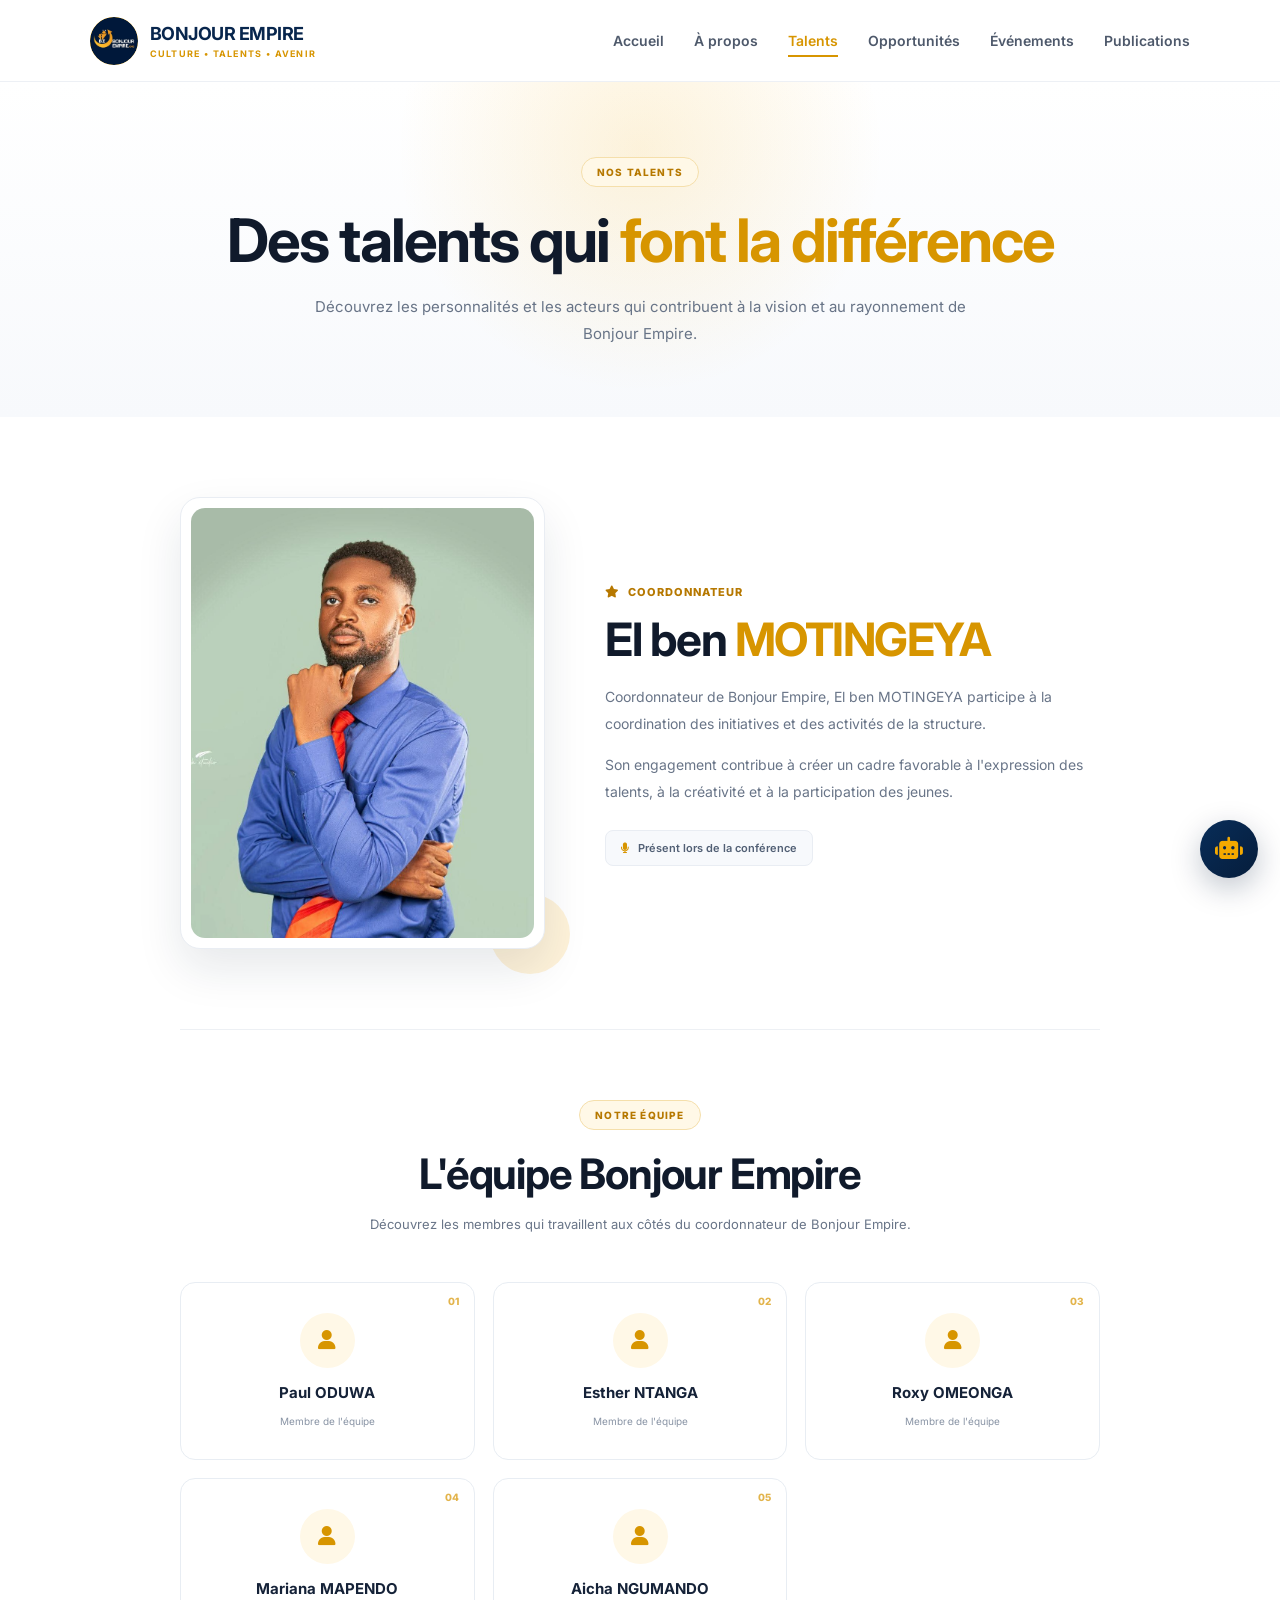
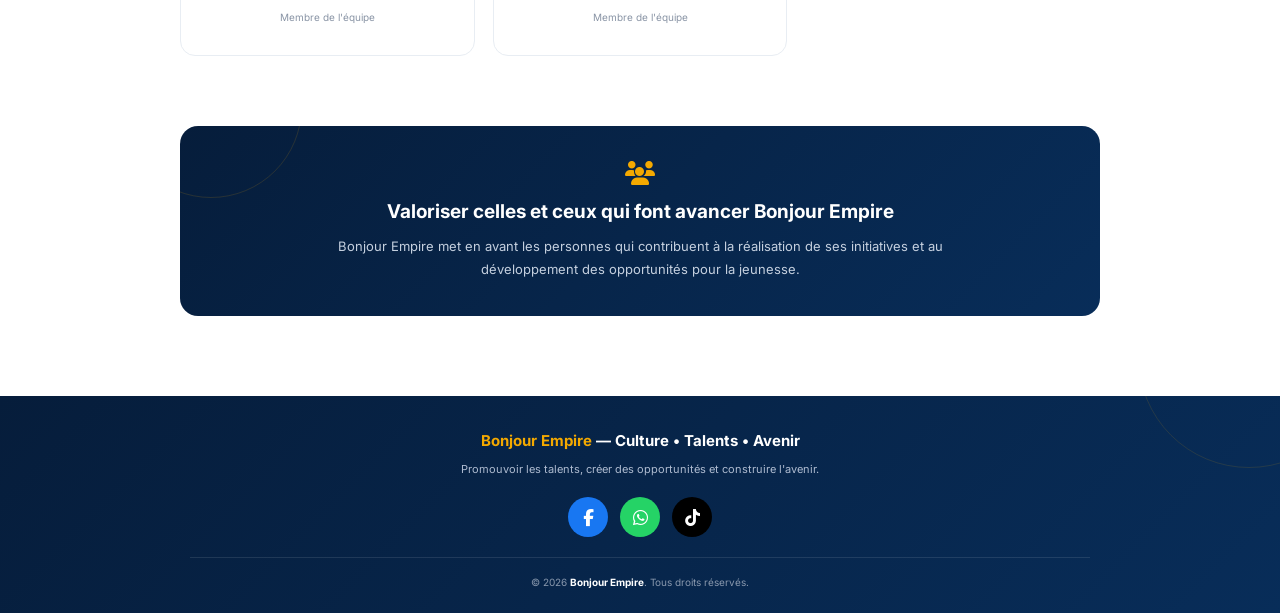
<file: talents.html>
<!DOCTYPE html>
<html lang="fr">

<head>

<meta charset="UTF-8">

<meta
    name="viewport"
    content="width=device-width, initial-scale=1.0"
>

<meta
    name="description"
    content="Talents de Bonjour Empire — Découvrez les personnalités qui contribuent à la vision de Bonjour Empire."
>

<title>Bonjour Empire — Talents</title>


<!-- POLICE -->

<link
    rel="preconnect"
    href="https://fonts.googleapis.com"
>

<link
    rel="preconnect"
    href="https://fonts.gstatic.com"
    crossorigin
>

<link
    href="https://fonts.googleapis.com/css2?family=Inter:wght@400;500;600;700;800&display=swap"
    rel="stylesheet"
>


<!-- FONT AWESOME -->

<link
    rel="stylesheet"
    href="https://cdnjs.cloudflare.com/ajax/libs/font-awesome/6.5.2/css/all.min.css"
>


<style>

/* ==============================
   RESET
============================== */

* {

    margin: 0;

    padding: 0;

    box-sizing: border-box;

}


html {

    scroll-behavior: smooth;

}


body {

    font-family:
        "Inter",
        Arial,
        sans-serif;

    color: #172033;

    background: #ffffff;

    min-height: 100vh;

}


/* ==============================
   HEADER
============================== */

header {

    width: 100%;

    height: 82px;

    display: flex;

    align-items: center;

    justify-content: space-between;

    padding: 0 7%;

    background: #ffffff;

    border-bottom:
        1px solid #edf0f5;

    position: relative;

    z-index: 1000;

}


/* ==============================
   LOGO
============================== */

.logo {

    display: flex;

    align-items: center;

    gap: 12px;

    text-decoration: none;

}


.logo-icon {

    width: 48px;

    height: 48px;

    border-radius: 50%;

    display: flex;

    align-items: center;

    justify-content: center;

    background:
        linear-gradient(
            135deg,
            #f4a900,
            #ffc94f
        );

    color: #06264d;

    font-size: 21px;

    overflow: hidden;

}


.logo-icon img {

    width: 100%;

    height: 100%;

    object-fit: cover;

    border-radius: 50%;

}


.logo-text strong {

    display: block;

    font-size: 18px;

    color: #08264d;

    letter-spacing: -0.5px;

}


.logo-text span {

    display: block;

    font-size: 9px;

    color: #d79500;

    font-weight: 700;

    letter-spacing: 1.3px;

    margin-top: 4px;

}


/* ==============================
   NAVIGATION
============================== */

nav {

    display: flex;

    align-items: center;

    gap: 30px;

}


nav a {

    position: relative;

    color: #4e596b;

    text-decoration: none;

    font-size: 14px;

    font-weight: 600;

    transition: 0.25s;

}


nav a:hover {

    color: #d79500;

}


nav a.active {

    color: #d79500;

}


nav a.active::after {

    content: "";

    position: absolute;

    left: 0;

    bottom: -8px;

    width: 100%;

    height: 2px;

    background: #d79500;

}


/* ==============================
   MENU MOBILE
============================== */

.menu-button {

    display: none;

    border: none;

    background: transparent;

    font-size: 23px;

    color: #08264d;

    cursor: pointer;

}


/* ==============================
   EN-TÊTE DE LA PAGE
============================== */

.page-header {

    padding:
        75px 20px 70px;

    text-align: center;

    position: relative;

    overflow: hidden;

    background:

        radial-gradient(
            circle at 50% 20%,
            rgba(244,169,0,0.14),
            transparent 35%
        ),

        linear-gradient(
            180deg,
            #ffffff,
            #f7f9fc
        );

}


.page-label {

    display: inline-block;

    padding:
        8px 15px;

    border-radius: 50px;

    background: #fff8e7;

    color: #b67800;

    border:
        1px solid #f5dfab;

    font-size: 10px;

    font-weight: 800;

    letter-spacing: 1.2px;

    margin-bottom: 20px;

}


.page-header h1 {

    color: #101a2b;

    font-size:
        clamp(38px, 5vw, 60px);

    line-height: 1.1;

    letter-spacing: -2px;

    margin-bottom: 20px;

}


.page-header h1 span {

    color: #d79500;

}


.page-header p {

    max-width: 700px;

    margin: auto;

    color: #687487;

    font-size: 15px;

    line-height: 1.8;

}


/* ==============================
   SECTION TALENT
============================== */

.talents-section {

    max-width: 1100px;

    margin: auto;

    padding:
        80px 7%;

}


.talent-profile {

    display: grid;

    grid-template-columns:
        0.85fr 1.15fr;

    gap: 60px;

    align-items: center;

}


/* ==============================
   PHOTO
============================== */

.talent-photo {

    position: relative;

}


.talent-photo-frame {

    padding: 10px;

    background: #ffffff;

    border:
        1px solid #e9edf3;

    border-radius: 20px;

    box-shadow:
        0 20px 45px
        rgba(20,35,60,0.10);

}


.talent-photo img {

    width: 100%;

    height: 430px;

    object-fit: cover;

    display: block;

    border-radius: 14px;

}


/* PETIT ÉLÉMENT DÉCORATIF */

.talent-photo::after {

    content: "";

    position: absolute;

    width: 80px;

    height: 80px;

    border-radius: 50%;

    background: #f4a900;

    opacity: 0.15;

    bottom: -25px;

    right: -25px;

    z-index: -1;

}


/* ==============================
   INFORMATIONS
============================== */

.talent-info {

    padding: 10px 0;

}


.talent-role {

    display: inline-flex;

    align-items: center;

    gap: 8px;

    color: #b67800;

    font-size: 11px;

    font-weight: 800;

    letter-spacing: 1px;

    margin-bottom: 15px;

}


.talent-role i {

    font-size: 12px;

}


.talent-info h2 {

    color: #101a2b;

    font-size:
        clamp(30px, 4vw, 46px);

    line-height: 1.1;

    letter-spacing: -1.5px;

    margin-bottom: 20px;

}


.talent-info h2 span {

    color: #d79500;

}


.talent-info p {

    color: #697588;

    font-size: 14px;

    line-height: 1.9;

    margin-bottom: 15px;

}


/* ==============================
   BADGE CONFÉRENCE
============================== */

.conference-badge {

    display: inline-flex;

    align-items: center;

    gap: 9px;

    margin-top: 10px;

    padding:
        10px 15px;

    border-radius: 8px;

    background: #f7f9fc;

    border:
        1px solid #e9edf3;

    color: #526075;

    font-size: 11px;

    font-weight: 600;

}


.conference-badge i {

    color: #d79500;

}
  /* ==============================
   SECTION COMPLÉMENTAIRE
============================== */

.talent-message {

    margin-top: 70px;

    padding:
        35px 40px;

    border-radius: 18px;

    background:

        linear-gradient(
            135deg,
            #061d3b,
            #082d59
        );

    text-align: center;

    position: relative;

    overflow: hidden;

}


.talent-message::before {

    content: "";

    position: absolute;

    width: 180px;

    height: 180px;

    border-radius: 50%;

    border:
        1px solid
        rgba(244,169,0,0.14);

    top: -110px;

    left: -60px;

}


.talent-message i {

    color: #f4a900;

    font-size: 24px;

    margin-bottom: 15px;

}


.talent-message h3 {

    color: #ffffff;

    font-size: 19px;

    margin-bottom: 12px;

}


.talent-message p {

    max-width: 700px;

    margin: auto;

    color: #c5d0df;

    font-size: 13px;

    line-height: 1.8;

}


/* ==============================
   FOOTER
============================== */

.talents-footer {

    background:

        linear-gradient(
            135deg,
            #061d3b,
            #082d59
        );

    color: #ffffff;

    padding:
        35px 7% 25px;

    text-align: center;

    position: relative;

    overflow: hidden;

}


.talents-footer::before {

    content: "";

    position: absolute;

    width: 220px;

    height: 220px;

    border-radius: 50%;

    border:
        1px solid
        rgba(244,169,0,0.12);

    top: -150px;

    right: -80px;

}


.talents-footer-content {

    position: relative;

    z-index: 2;

    max-width: 900px;

    margin: auto;

}


.talents-footer-title {

    font-size: 15px;

    font-weight: 700;

    margin-bottom: 10px;

}


.talents-footer-title span {

    color: #f4a900;

}


.talents-footer-text {

    color: #aebbd0;

    font-size: 11px;

    line-height: 1.7;

    margin-bottom: 18px;

}


.talents-footer-social {

    display: flex;

    justify-content: center;

    gap: 12px;

    margin-bottom: 20px;

}


.talents-footer-social a {

    width: 40px;

    height: 40px;

    border-radius: 50%;

    display: flex;

    align-items: center;

    justify-content: center;

    color: #ffffff;

    text-decoration: none;

    font-size: 17px;

    transition: 0.3s;

}


.talents-facebook {

    background: #1877f2;

}


.talents-whatsapp {

    background: #25d366;

}


.talents-tiktok {

    background: #000000;

}


.talents-footer-social a:hover {

    transform:
        translateY(-4px);

}


.talents-copyright {

    padding-top: 18px;

    border-top:
        1px solid
        rgba(255,255,255,0.10);

    color: #8998ad;

    font-size: 10px;

}


.talents-copyright strong {

    color: #ffffff;

}


/* ==============================
   RESPONSIVE
============================== */

@media (max-width: 850px) {

    header {

        padding: 0 5%;

    }


    nav {

        display: none;

        position: absolute;

        top: 82px;

        left: 0;

        width: 100%;

        padding:
            20px 5%;

        background: #ffffff;

        border-bottom:
            1px solid #edf0f5;

        box-shadow:
            0 10px 25px
            rgba(0,0,0,0.06);

        flex-direction: column;

        align-items: flex-start;

        gap: 20px;

    }


    nav.active {

        display: flex;

    }


    .menu-button {

        display: block;

    }


    .talent-profile {

        grid-template-columns: 1fr;

        gap: 40px;

    }


    .talent-photo {

        max-width: 500px;

        margin: auto;

        width: 100%;

    }


    .talent-info {

        text-align: center;

    }


    .talent-role {

        justify-content: center;

    }

}


@media (max-width: 480px) {

    .page-header {

        padding:
            60px 18px;

    }


    .talents-section {

        padding:
            60px 18px;

    }


    .talent-photo img {

        height: 380px;

    }


    .talent-message {

        padding:
            28px 20px;

    }

}
/* ==============================
   ÉQUIPE
============================== */

.team-section {

    margin-top: 80px;

    padding-top: 70px;

    border-top:
        1px solid #edf0f4;

}


.team-heading {

    text-align: center;

    max-width: 700px;

    margin:
        0 auto 45px;

}


.team-heading h2 {

    color: #101a2b;

    font-size:
        clamp(28px, 4vw, 42px);

    line-height: 1.15;

    letter-spacing: -1.2px;

    margin-bottom: 15px;

}


.team-heading h2 span {

    color: #d79500;

}


.team-heading p {

    color: #697588;

    font-size: 13px;

    line-height: 1.8;

}


.team-grid {

    display: grid;

    grid-template-columns:
        repeat(3, 1fr);

    gap: 18px;

}


.team-card {

    position: relative;

    padding: 30px 20px;

    text-align: center;

    background: #ffffff;

    border:
        1px solid #e8edf3;

    border-radius: 15px;

    transition: 0.3s;

    overflow: hidden;

}


.team-card:hover {

    transform:
        translateY(-5px);

    box-shadow:
        0 15px 35px
        rgba(20,35,60,0.08);

    border-color: #f0d48d;

}


.team-card > i {

    width: 55px;

    height: 55px;

    display: flex;

    align-items: center;

    justify-content: center;

    margin:
        0 auto 15px;

    border-radius: 50%;

    background: #fff8e7;

    color: #d79500;

    font-size: 20px;

}


.team-card h3 {

    color: #152238;

    font-size: 15px;

    margin-bottom: 7px;

}


.team-card span {

    color: #8994a5;

    font-size: 10px;

}


.team-number {

    position: absolute;

    top: 12px;

    right: 15px;

    color: #d79500;

    font-size: 10px;

    font-weight: 800;

    opacity: 0.7;

}


/* RESPONSIVE */

@media (max-width: 850px) {

    .team-grid {

        grid-template-columns:
            repeat(2, 1fr);

    }

}


@media (max-width: 480px) {

    .team-grid {

        grid-template-columns: 1fr;

    }

}
    /* ==========================================
   BONJOUR EMPIRE — ASSISTANT IA
========================================== */

#bonjour-ia-button {

    position: fixed;

    right: 22px;

    bottom: 22px;

    width: 58px;

    height: 58px;

    border: none;

    border-radius: 50%;

    background:
        linear-gradient(
            135deg,
            #082d59,
            #061d3b
        );

    color: #f4a900;

    font-size: 22px;

    cursor: pointer;

    z-index: 9999;

    box-shadow:
        0 10px 30px
        rgba(6,29,59,0.25);

    transition: 0.3s;

}


#bonjour-ia-button:hover {

    transform:
        translateY(-4px)
        scale(1.04);

    box-shadow:
        0 15px 35px
        rgba(6,29,59,0.32);

}


/* ==========================================
   FENÊTRE
========================================== */

#bonjour-ia-window {

    position: fixed;

    right: 22px;

    bottom: 92px;

    width: 350px;

    max-width:
        calc(100vw - 30px);

    height: 500px;

    background: #ffffff;

    border-radius: 18px;

    overflow: hidden;

    box-shadow:
        0 20px 60px
        rgba(6,29,59,0.20);

    border:
        1px solid #e8edf3;

    z-index: 9998;

    display: flex;

    flex-direction: column;

    opacity: 0;

    visibility: hidden;

    transform:
        translateY(15px)
        scale(0.96);

    transition:
        0.25s ease;

}


#bonjour-ia-window.ia-open {

    opacity: 1;

    visibility: visible;

    transform:
        translateY(0)
        scale(1);

}


/* ==========================================
   EN-TÊTE IA
========================================== */

.ia-header {

    padding:
        16px;

    background:
        linear-gradient(
            135deg,
            #061d3b,
            #082d59
        );

    display: flex;

    align-items: center;

    justify-content: space-between;

    color: #ffffff;

}


.ia-identite {

    display: flex;

    align-items: center;

    gap: 10px;

}


.ia-logo {

    width: 40px;

    height: 40px;

    border-radius: 50%;

    display: flex;

    align-items: center;

    justify-content: center;

    background: #f4a900;

    color: #08264d;

}


.ia-identite strong {

    display: block;

    font-size: 13px;

}


.ia-identite span {

    display: block;

    margin-top: 3px;

    color: #b9c6d8;

    font-size: 9px;

}


#ia-close {

    border: none;

    background: transparent;

    color: #ffffff;

    font-size: 18px;

    cursor: pointer;

}


/* ==========================================
   MESSAGES
========================================== */

.ia-messages {

    flex: 1;

    padding: 18px;

    overflow-y: auto;

    background: #f7f9fc;

}


.ia-message {

    max-width: 90%;

    padding:
        12px 14px;

    border-radius: 12px;

    font-size: 11px;

    line-height: 1.7;

}


.ia-bot {

    background: #ffffff;

    color: #566274;

    border:
        1px solid #e7ebf1;

    box-shadow:
        0 4px 12px
        rgba(20,35,60,0.04);

}


/* ==========================================
   SUGGESTIONS
========================================== */

.ia-suggestions {

    padding:
        10px 14px;

    display: flex;

    flex-wrap: wrap;

    gap: 7px;

    background: #ffffff;

    border-top:
        1px solid #edf0f4;

}


.ia-suggestions button {

    border:
        1px solid #dce3eb;

    background: #ffffff;

    color: #082d59;

    border-radius: 20px;

    padding:
        7px 10px;

    font-size: 9px;

    cursor: pointer;

    transition: 0.2s;

}


.ia-suggestions button:hover {

    background: #fff8e7;

    border-color: #f0d48d;

    color: #b67800;

}


/* ==========================================
   CHAMP DE SAISIE
========================================== */

.ia-input {

    display: flex;

    gap: 8px;

    padding:
        12px;

    background: #ffffff;

    border-top:
        1px solid #edf0f4;

}


#ia-question {

    flex: 1;

    border:
        1px solid #dce2ea;

    border-radius: 8px;

    padding:
        10px 12px;

    outline: none;

    font-family: inherit;

    font-size: 10px;

}


#ia-question:focus {

    border-color: #d79500;

}


#ia-send {

    width: 38px;

    border: none;

    border-radius: 8px;

    background: #082d59;

    color: #ffffff;

    cursor: pointer;

}


#ia-send:hover {

    background: #d79500;

}


/* ==========================================
   MOBILE
========================================== */

@media (max-width: 480px) {

    #bonjour-ia-button {

        right: 15px;

        bottom: 15px;

        width: 52px;

        height: 52px;

    }


    #bonjour-ia-window {

        right: 15px;

        bottom: 78px;

        width:
            calc(100vw - 30px);

        height: 470px;

    }

}
</style>

</head>


<body>


<!-- ==============================
     HEADER
============================== -->

<header>


    <a
        href="index.html"
        class="logo"
    >

        <div class="logo-icon">

            <img
                src="logo.png"
                alt="Logo Bonjour Empire"
            >

        </div>


        <div class="logo-text">

            <strong>
                BONJOUR EMPIRE
            </strong>

            <span>
                CULTURE • TALENTS • AVENIR
            </span>

        </div>

    </a>


    <nav id="navigation">

        <a href="index.html">
            Accueil
        </a>


        <a href="apropos.html">
            À propos
        </a>


        <a
            href="talents.html"
            class="active"
        >
            Talents
        </a>


        <a href="opportunites.html">
            Opportunités
        </a>


        <a href="evenements.html">
            Événements
        </a>
<a href="publications.html">
    Publications
</a>
    </nav>


    <button
        class="menu-button"
        id="menuButton"
        type="button"
        aria-label="Ouvrir le menu"
    >

        <i class="fa-solid fa-bars"></i>

    </button>

</header>



<!-- ==============================
     CONTENU PRINCIPAL
============================== -->

<main>


    <!-- EN-TÊTE -->

    <section class="page-header">

        <div class="page-label">

            NOS TALENTS

        </div>


        <h1>

            Des talents qui
            <span>font la différence</span>

        </h1>


        <p>

            Découvrez les personnalités et les acteurs
            qui contribuent à la vision et au rayonnement
            de Bonjour Empire.

        </p>

    </section>



    <!-- PROFIL -->

    <section class="talents-section">


        <div class="talent-profile">


            <!-- PHOTO -->

            <div class="talent-photo">

                <div class="talent-photo-frame">

                    <img
                        src="coordonnateur.jpg"
                        alt="Junior El ben MOTINGEYA, coordonnateur de Bonjour Empire"
                    >

                </div>

            </div>



            <!-- INFORMATIONS -->

            <div class="talent-info">


                <div class="talent-role">

                    <i
                        class="fa-solid fa-star"
                    ></i>

                    COORDONNATEUR

                </div>


                <h2>

                    El ben
                    <span>MOTINGEYA</span>

                </h2>


                <p>

                    Coordonnateur de Bonjour Empire,
                    El ben MOTINGEYA participe à la
                    coordination des initiatives et des
                    activités de la structure.

                </p>


                <p>

                    Son engagement contribue à créer un
                    cadre favorable à l'expression des
                    talents, à la créativité et à la
                    participation des jeunes.

                </p>


                <div class="conference-badge">

                    <i
                        class="fa-solid fa-microphone"
                    ></i>

                    Présent lors de la conférence

                </div>


            </div>


        </div>

<!-- ==============================
     NOTRE ÉQUIPE
============================== -->

<section class="team-section">

    <div class="team-heading">

        <div class="page-label">
            NOTRE ÉQUIPE
        </div>

        <h2>
            L'équipe Bonjour Empire
        </h2>

        <p>
            Découvrez les membres qui travaillent
            aux côtés du coordonnateur de Bonjour Empire.
        </p>

    </div>


    <div class="team-grid">

        <div class="team-card">
            <div class="team-number">01</div>
            <i class="fa-solid fa-user"></i>

            <h3>Paul ODUWA</h3>

            <span>
                Membre de l'équipe
            </span>
        </div>


        <div class="team-card">
            <div class="team-number">02</div>
            <i class="fa-solid fa-user"></i>

            <h3>Esther NTANGA</h3>

            <span>
                Membre de l'équipe
            </span>
        </div>


        <div class="team-card">
            <div class="team-number">03</div>
            <i class="fa-solid fa-user"></i>

            <h3>Roxy OMEONGA</h3>

            <span>
                Membre de l'équipe
            </span>
        </div>


        <div class="team-card">
            <div class="team-number">04</div>
            <i class="fa-solid fa-user"></i>

            <h3>Mariana MAPENDO</h3>

            <span>
                Membre de l'équipe
            </span>
        </div>


        <div class="team-card">
            <div class="team-number">05</div>
            <i class="fa-solid fa-user"></i>

            <h3>Aicha NGUMANDO</h3>

            <span>
                Membre de l'équipe
            </span>
        </div>

    </div>

</section>
        <!-- MESSAGE -->

        <div class="talent-message">


            <i
                class="fa-solid fa-users"
            ></i>


            <h3>

                Valoriser celles et ceux qui font avancer
                Bonjour Empire

            </h3>


            <p>

                Bonjour Empire met en avant les personnes
                qui contribuent à la réalisation de ses
                initiatives et au développement des
                opportunités pour la jeunesse.

            </p>

        </div>


    </section>

</main>



<!-- ==============================
     FOOTER
============================== -->

<footer class="talents-footer">

    <div class="talents-footer-content">


        <div class="talents-footer-title">

            <span>Bonjour Empire</span>

            — Culture • Talents • Avenir

        </div>


        <p class="talents-footer-text">

            Promouvoir les talents, créer des opportunités
            et construire l'avenir.

        </p>


        <!-- RÉSEAUX SOCIAUX -->

        <div class="talents-footer-social">


            <!-- FACEBOOK -->

            <a
                href="https://www.facebook.com/share/18iGoTPnW8/"
                target="_blank"
                rel="noopener noreferrer"
                class="talents-facebook"
                aria-label="Facebook"
            >

                <i
                    class="fa-brands fa-facebook-f"
                ></i>

            </a>


            <!-- WHATSAPP -->

            <a
                href="https://whatsapp.com/channel/0029VbDihXjGufJ1riPOAU2K"
                target="_blank"
                rel="noopener noreferrer"
                class="talents-whatsapp"
                aria-label="WhatsApp"
            >

                <i
                    class="fa-brands fa-whatsapp"
                ></i>

            </a>


            <!-- TIKTOK -->

            <a
                href="https://www.tiktok.com/@bonjour.empire"
                target="_blank"
                rel="noopener noreferrer"
                class="talents-tiktok"
                aria-label="TikTok"
            >

                <i
                    class="fa-brands fa-tiktok"
                ></i>

            </a>


        </div>


        <div class="talents-copyright">

            © 2026
            <strong>Bonjour Empire</strong>.
            Tous droits réservés.

        </div>


    </div>

</footer>



<!-- ==============================
     JAVASCRIPT
============================== -->

<script>

const menuButton =
    document.getElementById("menuButton");

const navigation =
    document.getElementById("navigation");


menuButton.addEventListener(
    "click",
    function () {

        navigation.classList.toggle("active");

    }
);


const navigationLinks =
    document.querySelectorAll(
        "#navigation a"
    );


navigationLinks.forEach(
    function (link) {

        link.addEventListener(
            "click",
            function () {

                navigation.classList.remove(
                    "active"
                );

            }
        );

    }
);

</script>
<script src="ia/assistant.js"></script>

</body>

</html>
</file>
